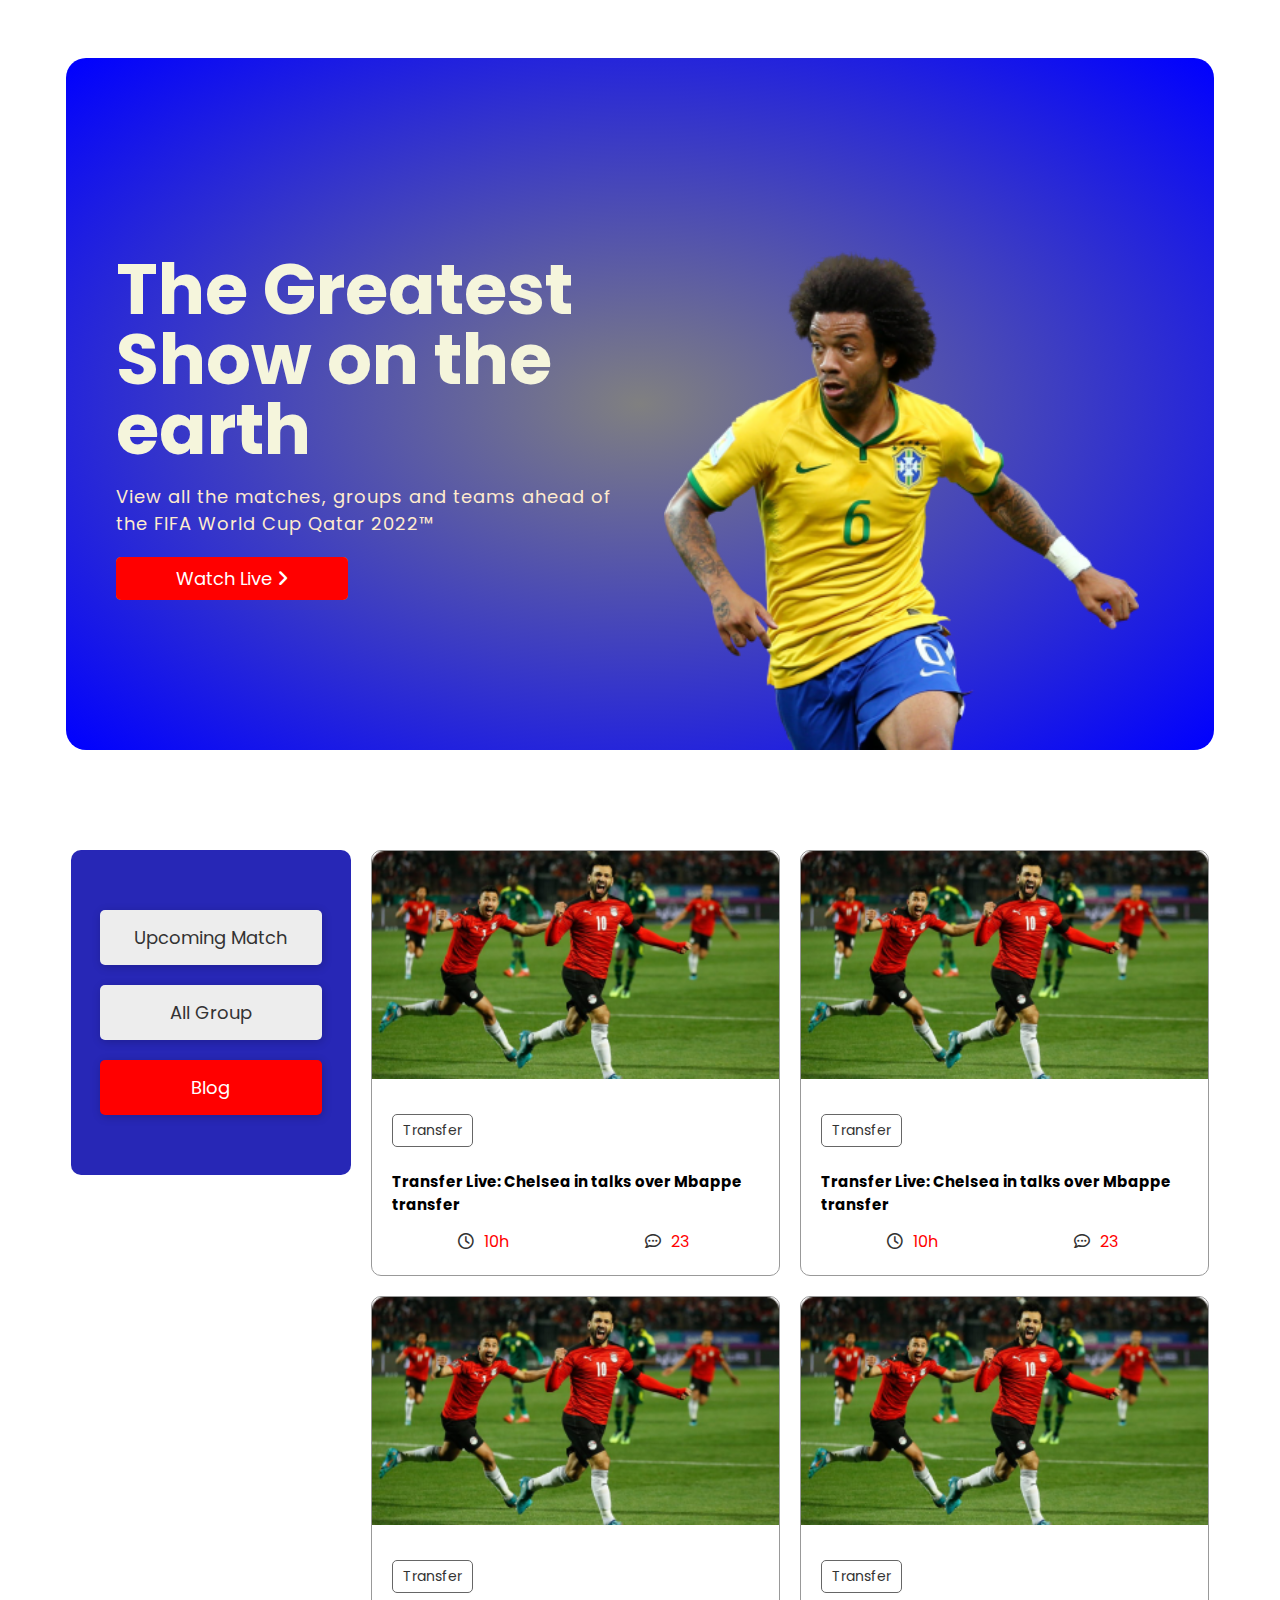
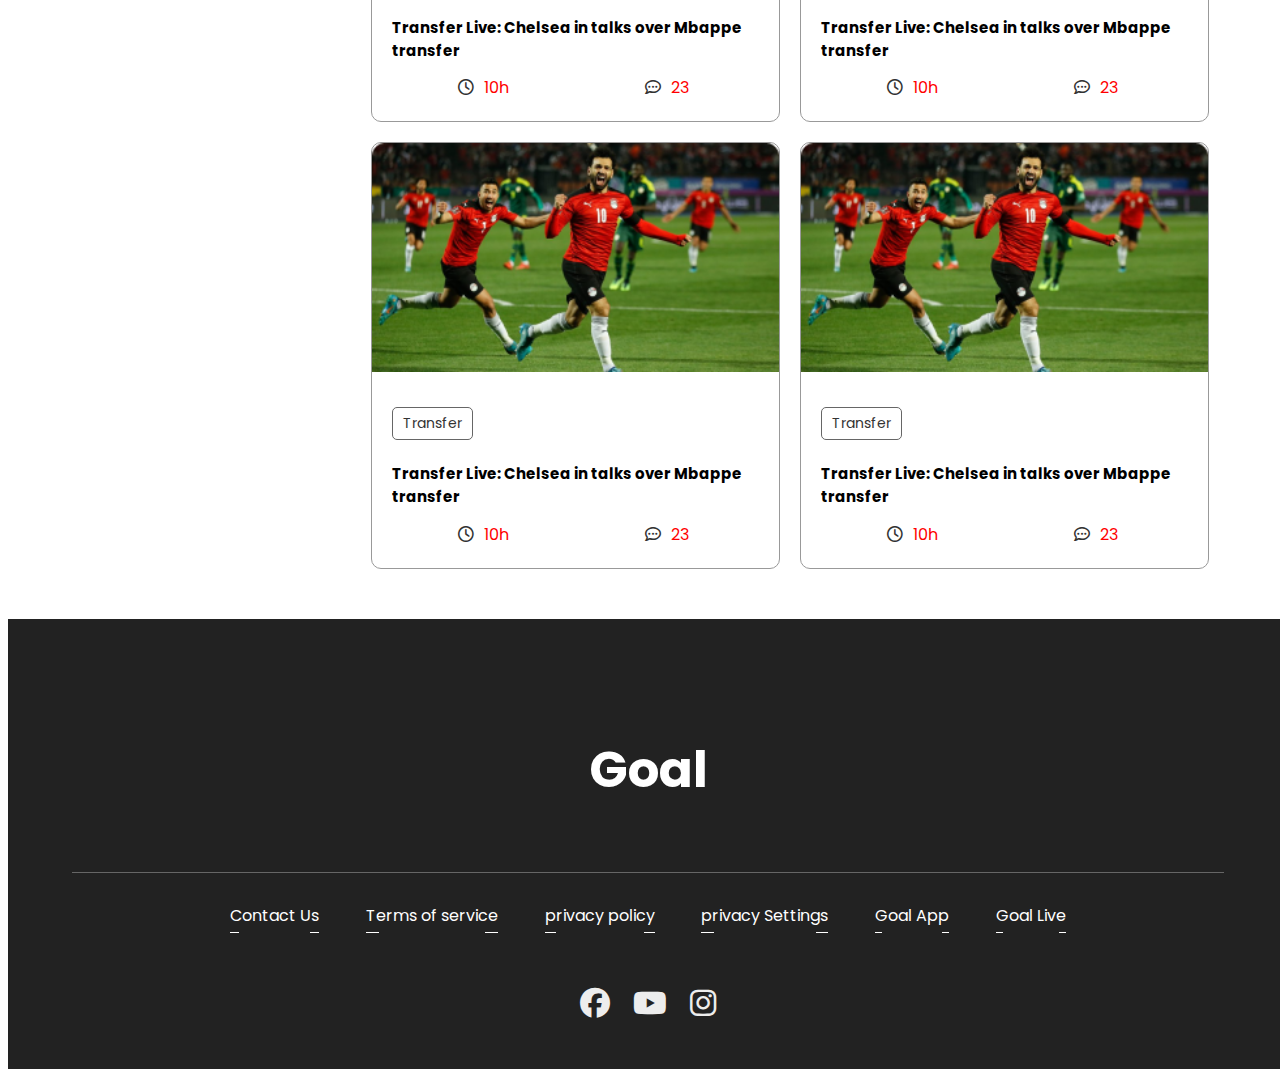
<file: index.html>
<!DOCTYPE html>
<html lang="en">
<head>
    <meta charset="UTF-8">
    <meta http-equiv="X-UA-Compatible" content="IE=edge">
    <meta name="viewport" content="width=device-width, initial-scale=1.0">
    <!-- style sheet -->
    <link rel="stylesheet" href="style.css">
    <!-- font awesome -->
    <link rel="stylesheet" href="https://cdnjs.cloudflare.com/ajax/libs/font-awesome/6.1.1/css/all.min.css"/>

    <!-- Title -->
    <title>World Cup</title>
</head>

<body>
    <!-- Header section strarts --> 
    <header class="header">
        <div class="container">
            <div class="row">
                <div class="col-1">
                    <h1>The Greatest Show on the earth</h1>
                    <p>View all the matches, groups and teams ahead of the FIFA World Cup Qatar 2022™</p>
                    <a href="" class="btn btn-watch">Watch Live  <i class="fa-solid fa-angle-right"></i></a>
                </div>
                <div class="col-2">
                    <div class="image">
                        <img src="world-cup-main/assets/Banner Image.png" alt="">
                    </div>
                </div>
            </div>
    </header>
    <!-- Header section ends --> 
    
    <!---Main Section Starts-->
    <main>
        <!---Blog Section Starts-->
        <section class="blog">
            <div class="container">
                <div class="row">
                    <!---Navigations Starts-->
                    <div class="col-1">
                        <nav>
                            <a href="https://farhanarikta.github.io/World-Cup-2022/UM.html"
                        class="nav-box">Upcoming Match</a>
                            <a href="" class="nav-box">All Group</a>
                            <a href="" class="active">Blog</a>
                        </nav>
                    </div>
                    <!---Navigation Ends-->

                    <!---Blog Section Starts--->
                    <div class="col-2">
                        <div class="blog-box">
                            <div class="blog-img">
                                <img src="world-cup-main/assets/Blog Image.png" alt="">
                            </div>
                            <div class="blog-content">
                                <a href="" class="btn-transfer">Transfer</a>
                                <h2>Transfer Live: Chelsea in talks over Mbappe transfer</h2>
                                <div class="blog-engagement">
                                    <a href=""><i class="fa-regular fa-clock"></i>10h</a>
                                    <a href=""><i class="fa-regular fa-comment-dots"></i>23</a>
                                </div>
                            </div>
                        </div>
                        <div class="blog-box">
                            <div class="blog-img">
                                <img src="world-cup-main/assets/Blog Image.png" alt="">
                            </div>
                            <div class="blog-content">
                                <a href="" class="btn-transfer">Transfer</a>
                                <h2>Transfer Live: Chelsea in talks over Mbappe transfer</h2>
                                <div class="blog-engagement">
                                    <a href=""><i class="fa-regular fa-clock"></i>10h</a>
                                    <a href=""><i class="fa-regular fa-comment-dots"></i>23</a>
                                </div>
                            </div>
                        </div>
                        <div class="blog-box">
                            <div class="blog-img">
                                <img src="world-cup-main/assets/Blog Image.png" alt="">
                            </div>
                            <div class="blog-content">
                                <a href="" class="btn-transfer">Transfer</a>
                                <h2>Transfer Live: Chelsea in talks over Mbappe transfer</h2>
                                <div class="blog-engagement">
                                    <a href=""><i class="fa-regular fa-clock"></i>10h</a>
                                    <a href=""><i class="fa-regular fa-comment-dots"></i>23</a>
                                </div>
                            </div>
                        </div>
                        <div class="blog-box">
                            <div class="blog-img">
                                <img src="world-cup-main/assets/Blog Image.png" alt="">
                            </div>
                            <div class="blog-content">
                                <a href="" class="btn-transfer">Transfer</a>
                                <h2>Transfer Live: Chelsea in talks over Mbappe transfer</h2>
                                <div class="blog-engagement">
                                    <a href=""><i class="fa-regular fa-clock"></i>10h</a>
                                    <a href=""><i class="fa-regular fa-comment-dots"></i>23</a>
                                </div>
                            </div>
                        </div>
                        <div class="blog-box">
                            <div class="blog-img">
                                <img src="world-cup-main/assets/Blog Image.png" alt="">
                            </div>
                            <div class="blog-content">
                                <a href="" class="btn-transfer">Transfer</a>
                                <h2>Transfer Live: Chelsea in talks over Mbappe transfer</h2>
                                <div class="blog-engagement">
                                    <a href=""><i class="fa-regular fa-clock"></i>10h</a>
                                    <a href=""><i class="fa-regular fa-comment-dots"></i>23</a>
                                </div>
                            </div>
                        </div>
                        <div class="blog-box">
                            <div class="blog-img">
                                <img src="world-cup-main/assets/Blog Image.png" alt="">
                            </div>
                            <div class="blog-content">
                                <a href="" class="btn-transfer">Transfer</a>
                                <h2>Transfer Live: Chelsea in talks over Mbappe transfer</h2>
                                <div class="blog-engagement">
                                    <a href=""><i class="fa-regular fa-clock"></i>10h</a>
                                    <a href=""><i class="fa-regular fa-comment-dots"></i>23</a>
                                </div>
                            </div>
                        </div>
                        <!-- Blog section Ends -->
 <!---View AllSection starts--->
 <div class="view-all">
    <div class="container">
        <div class="col-1">

        </div>
        <div class="col-2">
            <a href="" class="btn">View All</a>
        </div>
    </div>
</div>
<!---View AllSection Ends--->
</main>
 <!-- main section ends -->

</body>

<!---Footer Section Starts--->
<footer class="footer">
    <div class="container">
        <div class="col-1">
            <h1>Goal</h1>
        </div>
        <div class="col-2">
            <nav>
                <a href="">Contact Us</a>
                <a href="">Terms of service</a>
                <a href="">privacy policy</a>
                <a href="">privacy Settings</a>
                <a href="">Goal App</a>
                <a href="">Goal Live</a>
            </nav>
        </div>
        <div class="col-3">
            <div class="social">
                <a href="https://www.facebook.com/farhana.rikta.3"><i class="fa-brands fa-facebook"></i></a>
                <a href=""><i class="fa-brands fa-youtube"></i></a>
                <a href=""><i class="fa-brands fa-instagram"></i></a>
            </div>
        </div>
    </div>
</footer>
<!---Footer Section Ends--->

</html>
</file>
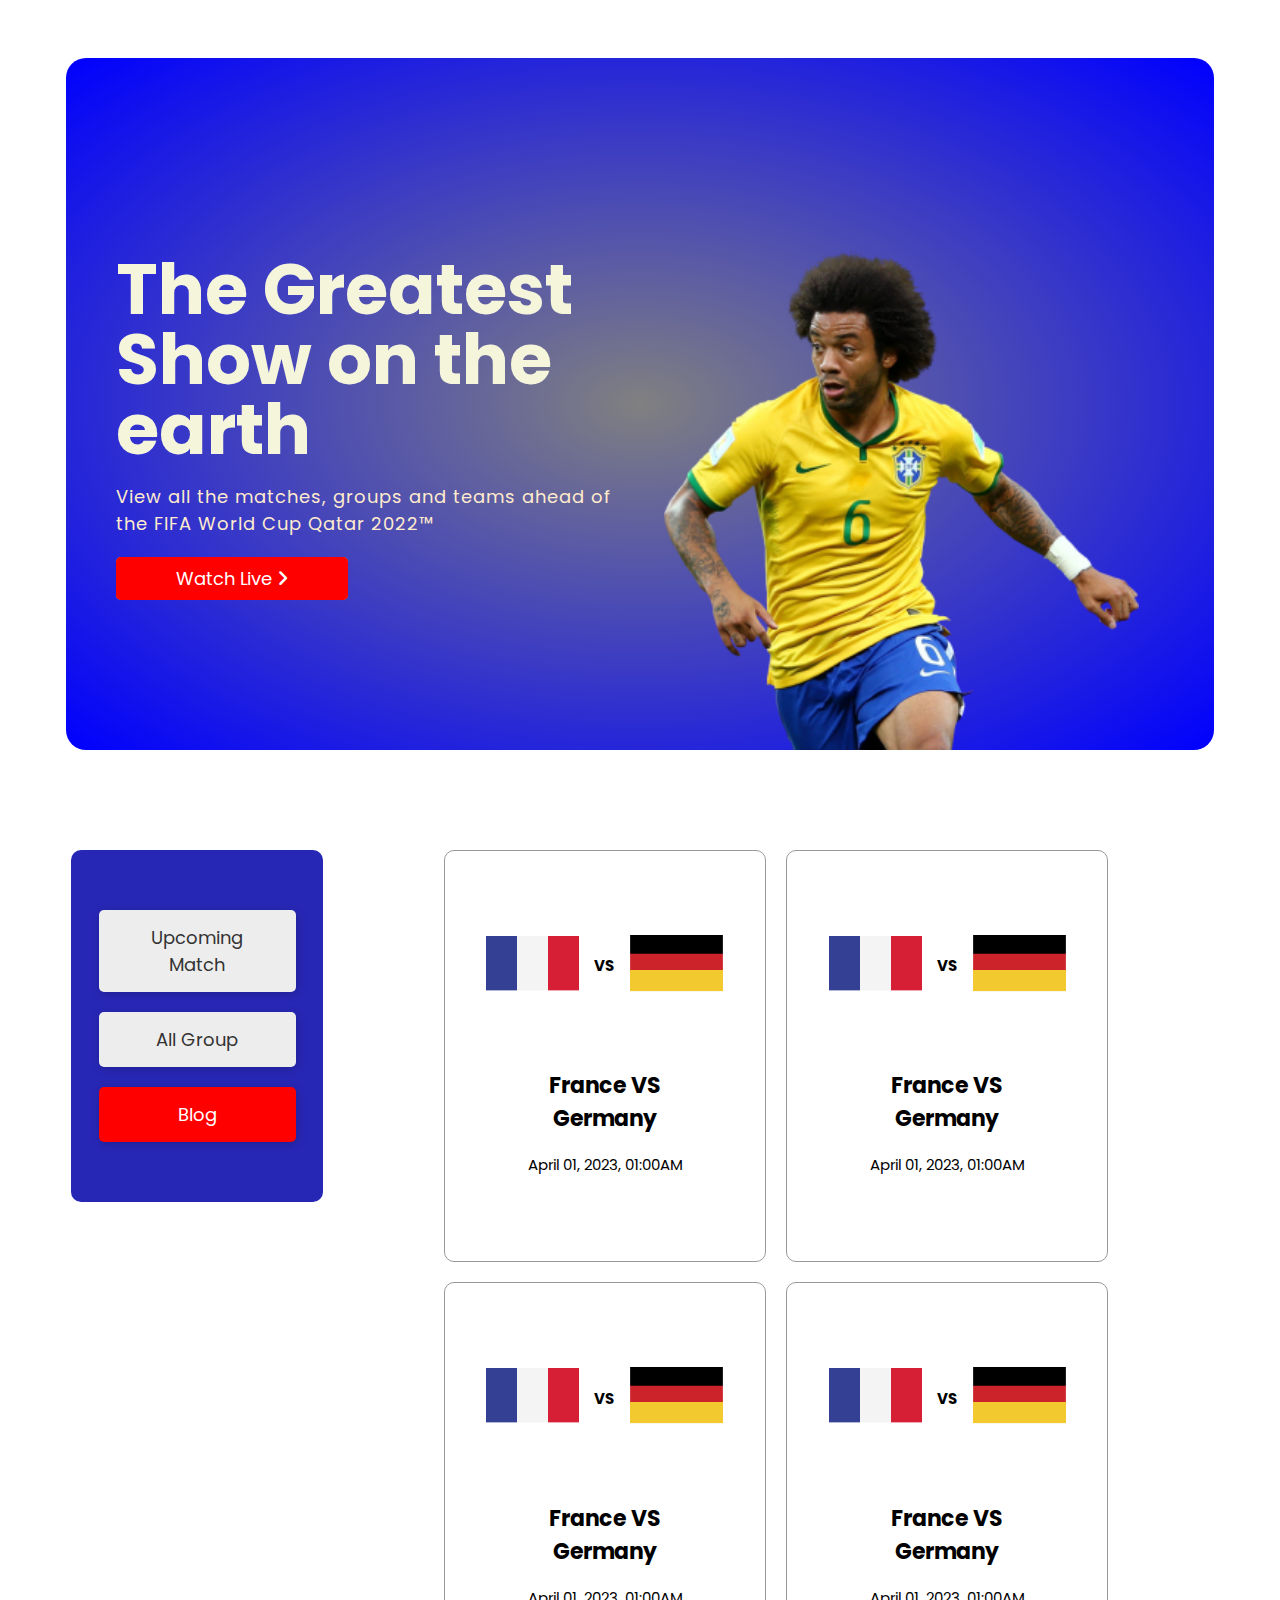
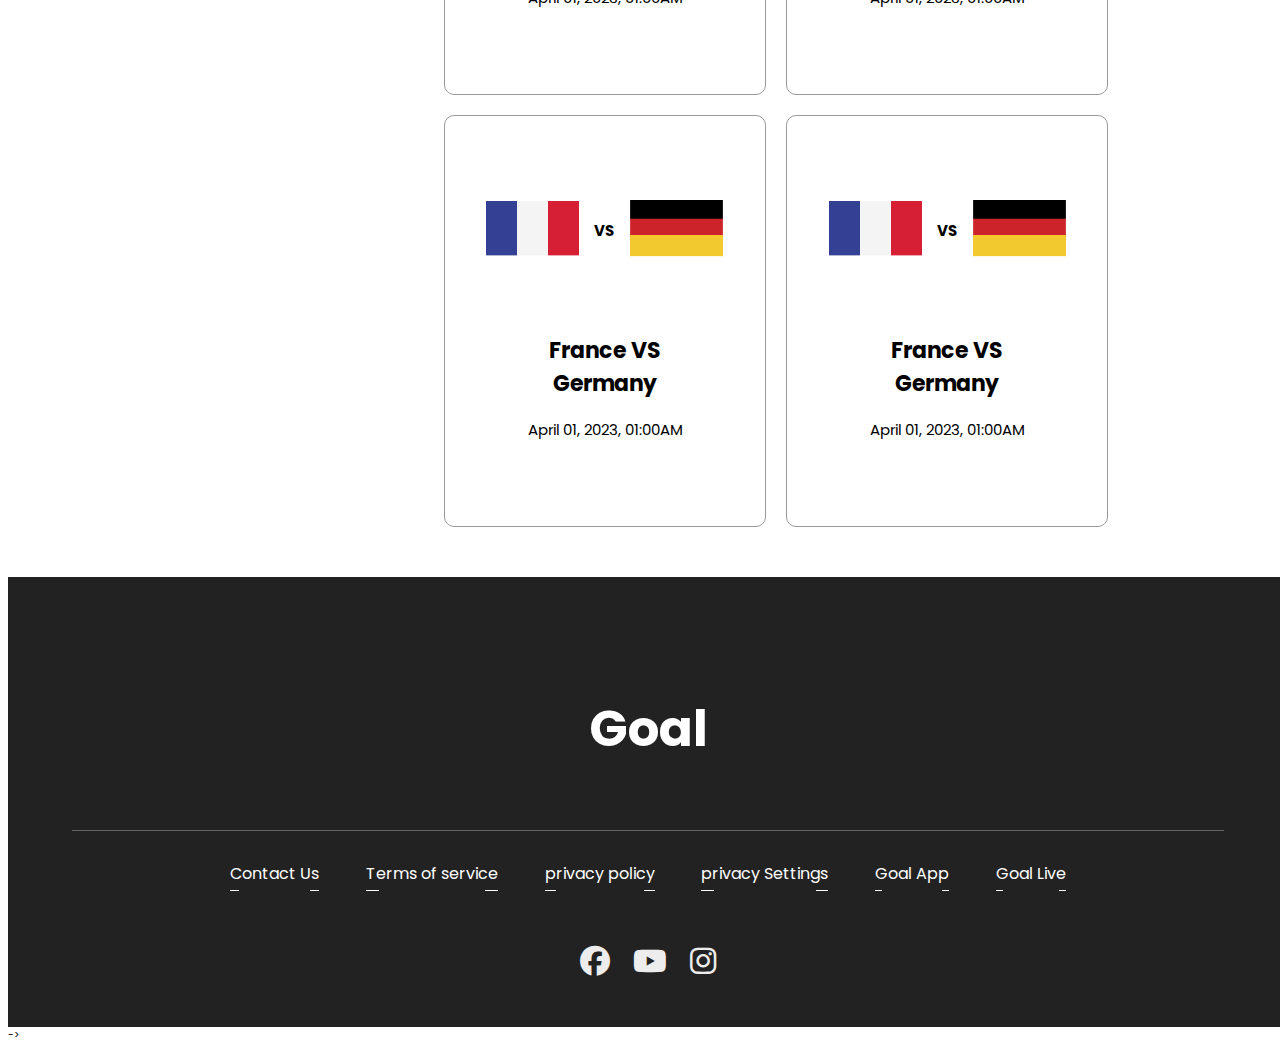
<file: UM.html>
<!DOCTYPE html>
<html lang="en">
<head>
    <meta charset="UTF-8">
    <meta http-equiv="X-UA-Compatible" content="IE=edge">
    <meta name="viewport" content="width=device-width, initial-scale=1.0">
    <!-- style sheet -->
    <link rel="stylesheet" href="style.css">
    <!-- font awesome -->
    <link rel="stylesheet" href="https://cdnjs.cloudflare.com/ajax/libs/font-awesome/6.1.1/css/all.min.css"/>



    <!-- Title -->

    <title>World Cup</title>

</head>
<body>
    <!-- Header section strarts --> 
    <header class="header">
        <div class="container">
            <div class="row">
                <div class="col-1">
                    <h1>The Greatest Show on the earth</h1>
                    <p>View all the matches, groups and teams ahead of the FIFA World Cup Qatar 2022™</p>
                    <a href="" class="btn btn-watch">Watch Live  <i class="fa-solid fa-angle-right"></i></a>
                </div>
                <div class="col-2">
                    <div class="image">
                        <img src="world-cup-main/assets/Banner Image.png" alt="">
                    </div>
                </div>
            </div>
    </header>
    <!-- Header section ends -->
    <!---Main Section Starts-->
    <main>
        <!---Blog Section Starts-->
        <section class="blog">
            <div class="container">
                <div class="row">
                    <!---Navigations Starts-->
                    <div class="col-1">
                        <nav>
                            
                            <a href="" class="nav-box">Upcoming Match</a>
                            <a href="" class="nav-box">All Group</a>
                            <a href="https://farhanarikta.github.io/World-Cup-2022/" class="active">Blog</a>
                        </nav>
                    </div>
                    <!---Navigation Ends-->
                    <!---UpComing Match Section Starts--->
                    <section class="uc-match">
                    <div class="col-2">
                        <div class="game-box">
                            <div class="game">
                                <div class="flag-1">
                                <img src="world-cup-main/assets/Flag.png" alt="">
                                </div>
                                <div class="vs">
                                    <h2>VS</h2>
                                </div>
                                <div class="flag-1">
                                    <img src="world-cup-main/assets/germany Flag.png" alt="">
                                </div>
                            </div>
                            <div class="game-content">
                                <h2>France VS Germany</h2>
                                <p>April 01, 2023, 01:00AM</p>
                            </div>
                        </div>
                        <div class="game-box">
                            <div class="game">
                                <div class="flag-1">
                                <img src="world-cup-main/assets/Flag.png" alt="">
                                </div>
                                <div class="vs">
                                    <h2>VS</h2>
                                </div>
                                <div class="flag-1">
                                    <img src="world-cup-main/assets/germany Flag.png" alt="">
                                </div>
                            </div>
                            <div class="game-content">
                                <h2>France VS Germany</h2>
                                <p>April 01, 2023, 01:00AM</p>
                            </div>
                        </div>
                        <div class="game-box">
                            <div class="game">
                                <div class="flag-1">
                                <img src="world-cup-main/assets/Flag.png" alt="">
                                </div>
                                <div class="vs">
                                    <h2>VS</h2>
                                </div>
                                <div class="flag-1">
                                    <img src="world-cup-main/assets/germany Flag.png" alt="">
                                </div>
                            </div>
                            <div class="game-content">
                                <h2>France VS Germany</h2>
                                <p>April 01, 2023, 01:00AM</p>
                            </div>
                        </div>
                        <div class="game-box">
                            <div class="game">
                                <div class="flag-1">
                                <img src="world-cup-main/assets/Flag.png" alt="">
                                </div>
                                <div class="vs">
                                    <h2>VS</h2>
                                </div>
                                <div class="flag-1">
                                    <img src="world-cup-main/assets/germany Flag.png" alt="">
                                </div>
                            </div>
                            <div class="game-content">
                                <h2>France VS Germany</h2>
                                <p>April 01, 2023, 01:00AM</p>
                            </div>
                        </div>
                        <div class="game-box">
                            <div class="game">
                                <div class="flag-1">
                                <img src="world-cup-main/assets/Flag.png" alt="">
                                </div>
                                <div class="vs">
                                    <h2>VS</h2>
                                </div>
                                <div class="flag-1">
                                    <img src="world-cup-main/assets/germany Flag.png" alt="">
                                </div>
                            </div>
                            <div class="game-content">
                                <h2>France VS Germany</h2>
                                <p>April 01, 2023, 01:00AM</p>
                            </div>
                        </div>
                        <div class="game-box">
                            <div class="game">
                                <div class="flag-1">
                                <img src="world-cup-main/assets/Flag.png" alt="">
                                </div>
                                <div class="vs">
                                    <h2>VS</h2>
                                </div>
                                <div class="flag-1">
                                    <img src="world-cup-main/assets/germany Flag.png" alt="">
                                </div>
                            </div>
                            <div class="game-content">
                                <h2>France VS Germany</h2>
                                <p>April 01, 2023, 01:00AM</p>
                            </div>
                        </div>
                    </div>
                    <!---Blog Section Ends--->
            </div>
            </div>
        </section>
        <!---Upcoming Match Section Ends- 
            <-View AllSection starts--->
        <div class="view-all">
            <div class="container">
                <div class="col-1">

                </div>
                <div class="col-2">
                    <a href="" class="btn">View All</a>
                </div>
            </div>
        </div>
        <!---View AllSection Ends--->

    </main>
    <!---Main Section Ends-->
    </body>

    <!---Footer Section Starts--->
    <footer class="footer">
        <div class="container">
            <div class="col-1">
                <h1>Goal</h1>
            </div>
            <div class="col-2">
                <nav>
                    <a href="">Contact Us</a>
                    <a href="">Terms of service</a>
                    <a href="">privacy policy</a>
                    <a href="">privacy Settings</a>
                    <a href="">Goal App</a>
                    <a href="">Goal Live</a>
                </nav>
            </div>
            <div class="col-3">
                <div class="social">
                    <a href="https://www.facebook.com/farhana.rikta.3"><i class="fa-brands fa-facebook"></i></a>
                    <a href=""><i class="fa-brands fa-youtube"></i></a>
                    <a href=""><i class="fa-brands fa-instagram"></i></a>
                </div>
            </div>
        </div>
    </footer>
    <!---Footer Section Ends--->->

</html>
</file>
<file: style.css>
@import url('https://fonts.googleapis.com/css2?family=Poppins:wght@200;300;400;500;600;700;800&display=swap');

*::after,
*::before{
    margin: 0;
    padding: 0;
    box-sizing: inherit;
    text-transform: capitalize;
    transition: .3s linear;
    
}
html{
    font-size: 62.5%;
}
body{
    font-family: 'Poppins', sans-serif;
    font-weight: 400;
    box-sizing: border-box;
    overflow-x: hidden;}

/* general css part starts */
a{
    text-decoration: none;
        color:red}
    .btn{
        color: #fff;
        font-size: 1.8rem;
        background-color:goldenrod;
        padding: .8rem 6rem;
        border-radius: 5px;
        display: inline-block;
        animation: fadeIn 1.5s;
        position: relative; 
        z-index:  1;
        
        
    
    } 
    .btn::after{
        position: absolute;
        display: inline-block;
        content: "";
        z-index: -1;
        left: 0; top: 0;
        background-color:red;
        width: 100%;
        height: 100%;
        border-radius: 5px;
        transition: .5s;
    }
    .btn:hover::after{
        opacity: 0;
        transform: scale(1.5);
    }
    /* general css part ends */

/***Header Section Starts***/
.header{
    
    padding: 5rem 5rem;
    display: flex;
    justify-content: center;
    
    
    
}
.header .container{
    width: 90%;
    background: radial-gradient(gray, blue) ;
    padding: 0 5rem;
    border-radius: 20px;
    transition: fadeIn 1.2s linear;
}
.header .container .row{
    display: flex;
    justify-content: center;
    align-items: center;
    height: 100%;
    
}
.header .container .row .col-1{
    width: 50%;
    padding: 15rem 0;
    animation: transitionLeft 2s linear;
}
.header .container .row .col-1 h1{
    color: beige;
    font-size: 7rem;
    line-height: 1;
    margin-bottom: 10px;
}
.header .container .row .col-1 p{
     color: blanchedalmond;
     font-size: 1.8rem;
     letter-spacing: 1px;
     margin-bottom: 20px;
}

.header .container .row .col-2{
    width: 50%;
    display: flex;
    align-items: flex-end;
    justify-content: center;
    height: 100%;
    animation: transitionRight 2s linear;
}
.header .container .row .col-2 .image{
    width: 90%;
    height: 90%;
    display: flex;
    align-items: flex-end;
    justify-content: center;
    
}
.header .container .row .col-2 img{
    height: 50rem;
    object-fit: cover;
    
   
    
}
/***Header Section Ends***/



/***Blog Section Starts***/
.main{
    width:100vw;
    padding: 5rem 0;
}
section{
    width:100%;
    border-radius: 20px;
    display: flex;
    justify-content: center;
}
.blog .container{
    width: 90%;
    padding: 5rem 0;
}
.blog .container .row{
    display: flex;
    justify-content: center;
    width: 100%;
}
.blog .container .row .col-1{
    width: 25%;
}
.blog .container .row .col-1 nav{
    display: flex;
    flex-direction: column;
    align-items: center;
    justify-content: center;
    padding: 5rem;
    background-color:rgb(39, 39, 182);
    border-radius: 10px;
    animation: fadeIn 1s linear;
}
.blog .container .row .col-1 nav .nav-box{
    margin: 1rem 0;
    color: #333;
    font-size: 1.8rem;
    background-color: #ededed;
    padding: 1.4rem 3rem;
    width: 90%;
    border-radius: 5px;
    display: inline-block;
    text-align: center;
    z-index: 1;
    box-shadow: 1px 2px 10px rgba(0,0,0,0.2);
    position: relative;
    animation: fadeLeft 2s linear;
}
.blog .container .row .col-1 nav .nav-box:hover{
    color: #fff;
}
.blog .container .row .col-1 nav .nav-box::before{
    content: "";
    position: absolute;
    left: 0;
    width: 0%;
    top: 0;
    height: 100%;
    background-color: red;
    border-radius: 5px;z-index: -1;
}
.active{
    margin: 1rem 0;
    color: #fff;
    font-size: 1.8rem;
    background-color: red;
    padding: 1.4rem 3rem;
    width: 90%;
    border-radius: 5px;
    display: inline-block;
    text-align: center;
    box-shadow: 1px 2px 10px rgba(0,0,0,0.2);
}
.blog .container .row .col-1 nav .nav-box:hover::before{
    width: 100%;
    z-index: -1;
}
.blog .container .row .col-2{
    width: 75%;
    display: grid;
    grid-template-columns: repeat(auto-fit, minmax(28rem, 1fr));
    gap:20px;
    padding-left: 20px;
    animation: fadeIn 1s linear;
}
.blog .container .row .col-2 .blog-box{
    animation: transitionRight 2s linear;
    border: 1px solid #999;
    border-radius: 10px;
}
.blog .container .row .col-2 .blog-box .blog-img{
    overflow: hidden;
}
.blog .container .row .col-2 .blog-box .blog-img img{
    width: 100%;
    object-fit: cover;
}
.blog .container .row .col-2 .blog-box .blog-content{
    margin:  20px;
}
.btn-transfer{
    border: 1px solid #666;
    font-size: 1.4rem;
    color: #333;
    display: inline-block;
    padding: .5rem 1rem;
    border-radius: 5px;
    margin: 1rem 0;
}
.btn-transfer:hover{
    background-color: rgb(6, 149, 32);
    color: #fff;
}
.blog .blog-engagement{
    display: flex;
    justify-content: space-around;
    align-items: center;
    margin: 1rem 0;
}
.blog .blog-engagement a{
    width: 50%;
    font-size: 1.6rem;
    padding: 1px 3px;
    width: 30%;
    text-align: center;
    border-radius: 50px;
    transition: .2s;
}
.blog .blog-engagement a:hover{
    background-color: rgb(255, 87, 87);
    color: #fff;
}.blog .blog-engagement a:hover i{
    color: #fff;
    transition: .2s;
}
.blog .blog-engagement i{
    color:#333;
    font-size: 1.6rem;
    margin-right: 10px;
    transition: .2s;
}
/***Blog Section Ends***/

/***View All Section Starts***/
.view-all{
    width: 100vw;
    margin: 3rem 0 5rem 0;
    display: none;
    
}
.view-all .container{
    width: 80%;
    margin: 0 auto;
    display: flex;
    align-items: center;
    justify-content: center;
}
.view-all .container .col-1{
    width: 25%;
    
}
.view-all .container .col-2{
    width: 75%;
    display: flex;
    justify-content: center;
    
}
.view-all .container .col-2 .btn{
    padding: 1rem 4rem;
    font-size: 2rem;
}
/***View All Section Ends**/
/* footer section starts */
.footer{
    width: 100vw;
    background-color: #222;
}

.footer .container{
    width: 90%;
    margin: 0 auto;
    padding: 5rem 0;
}

.footer .container .col-1{
    border-bottom: 1px solid #666;
    padding: 3rem;
}
.footer .container .col-1 h1{
    color: #fff;
    text-align: center;
    font-size: 5rem;
    animation: transitionTop 1s linear;
}
.footer .container .col-2{
    display: flex;
    justify-content: center;
    width: 100%;
}
.footer .container .col-2 nav{
    padding: 3rem 15rem;
    display: flex;
    justify-content: space-around;
    align-items: center;
    flex-wrap: wrap;
    gap:30px;
    width: 100%;
}
.footer .container .col-2 nav a{
    text-align: center;
    color: #fff;
    font-size: 1.6rem;
    position: relative;
    animation: transitionRight 2s linear;
}
.footer .container .col-2 nav a::after{
    content: "";
    position: absolute;
    width: 10%;
    height: 1px;
    background-color: #fff;
    bottom:-5px;left: 0;
}
.footer .container .col-2 nav a::before{
    content: "";
    position: absolute;
    width: 10%;
    height: 1px;
    background-color: #fff;
    bottom:-5px;right: 0;
}
.footer .container .col-2 nav a:hover::after{
    width: 100%;
}
.footer .container .col-2 nav a:hover::before{
    width: 100%;
}
.footer .container .col-3{
    padding-top: 3rem;
    text-align: center;
}
.footer .container .col-3 i{
    font-size: 30px;
    margin: 0 10px;
    color: #ededed;
    animation: transitionLeft 2s linear;
}
.footer .container .col-3 .fa-facebook:hover{
    transform: scale(1.3) rotate(360deg);
    color: #4267B2;
}
.footer .container .col-3 .fa-youtube:hover{
    transform: scale(1.3) rotate(360deg);
    color: red;
}
.footer .container .col-3 .fa-instagram:hover{
    transform: scale(1.3) rotate(360deg);
    color: #C13584;
}
/* footer section end */



/***********************************************
*********Upcoming Matches CSS Starts************
************************************************/
.uc-match {

}
.uc-match .game-box{
    animation: transitionTop 1s linear;
    border: 1px solid #999;
    border-radius: 10px;
    padding: 50px;
}
.uc-match .game{
    display: flex;
    align-items: center;
    justify-content: center;
    height: 130px;
}
.uc-match .game .vs{
    margin: 0px 15px;
}
.uc-match .game-content{
    padding: 20px 0;
}
.uc-match .game-content h2{
    align-items: center;
    font-size: 2.2rem;
    text-align: center;
}
.uc-match .game-content p{
    align-items: center;
    font-size: 1.5rem;
    text-align: center;
}
/***********************************************
*********Upcoming Matches CSS Ends**************
************************************************/






/***Desktop Query Starts***/
@media (max-width: 1200px) {
    html{
        font-size: 53%;
    }
    .header .container .row .col-2 img{
        height: 48rem;
    }
}
/***Desktop Query Ends***/

/***Tablet Query Starts***/

@media only screen and (max-width: 991px) {
    html{
        font-size: 50%;
    }
    .blog .container .row{
        flex-direction: column;
    }
    .blog .container .row .col-1{
        width: 100%;
        margin-bottom: 20px;
    }
    .blog .container .row .col-1 nav{
        flex-direction: row;
        background-color: transparent;
        gap:30px;
        border: none;
    }
    .blog .container .row .col-2{
        width: 100%;
        padding-left: 0;
        grid-template-columns: repeat(auto-fit, minmax(40rem, 1fr));
    }
    .header .container .row .col-2 img{
        height: 45rem;
    }
    .blog .container .row .col-2 .blog-box{
        margin-left: 0;
    }
    .view-all{
        display: block;
    }
    .view-all .container .col-1{
        display: none
    }
    .view-all .container .col-2{
        width: 100%;
    }
    .footer .container .col-2 nav a{
        width: 25%;
    }
}
/***Tablet Query Ends***/



/***Mobile Query Starts***/
@media only screen and (max-width: 768px){
    html{
        font-size: 62.5%;
    }
    .header .container{
        padding: 0 5rem;
    }
    .header .container .row{
        flex-direction: column;
    }
    .header .container .row .col-1{
        width: 100%;
        padding: 5rem 0;
    }
    .header .container .row .col-1 .btn.btn-watch{
        display: block;
        width: 50%;
    }
    .blog .container .row .col-1 nav{
        flex-direction: column;
        padding: 1rem 0rem;
    }
    .blog .container .row .col-1 nav .nav-box{
        width: 100%;
        display: block;
    }
    .blog .container .row .col-1 nav .active{
        width: 100%;
        display: block;
    }
    
    .header .container .row .col-1 h1{
        text-align: center;
        font-size: 5rem;
    }

    .header .container .row .col-1 p{
        font-size: 1.6rem;
        text-align: center;
    }
    .btn-watch{
        display: block;
        margin: 0 auto;
        text-align: center;
        width: 25rem;
    }

    .header .container .row .col-2 img{
        height: 30rem;
    }
    .view-all{
        display: none;
    }

    .footer .container .col-2 nav{
        padding: 3rem 3rem;
        display: flex;
        justify-content: space-around;
        align-items: center;
        flex-wrap: wrap;
        gap:30px;
        width: 100%;
    }
    .footer .container .col-2 nav a{
        width: 100%;
    }
}
/***Mobile Query Ends***/


/***Keyframe Animation Starts***/
@keyframes transitionLeft{
    0%{
        opacity: 0;
        transform: translateX(-20px);
    }
    50%{
        
        transform: translateX(-15px);
    }
    100%{
        opacity: 1;
        transform: translateX(0);
    }
}
@keyframes transitionRight{
    0%{
        opacity: 0;
        transform: translateX(30px);
    }
    50%{
        
        transform: translateX(15px);
    }
    100%{
        opacity: 1;
        transform: translateX(0);
    }
}
@keyframes transitionTop{
    0%{
        opacity: 0;
        transform: translateY(-30px);
    }
    50%{
        
        transform: translateY(-15px);
    }
    100%{
        opacity: 1;
        transform: translateY(0);
    }
}
@keyframes fadeIn{
    0%{
        opacity: 0;
       ;
    }
    100%{
        opacity: 1;
    }
}
/***Keyframe Animation Ends***/
</file>
